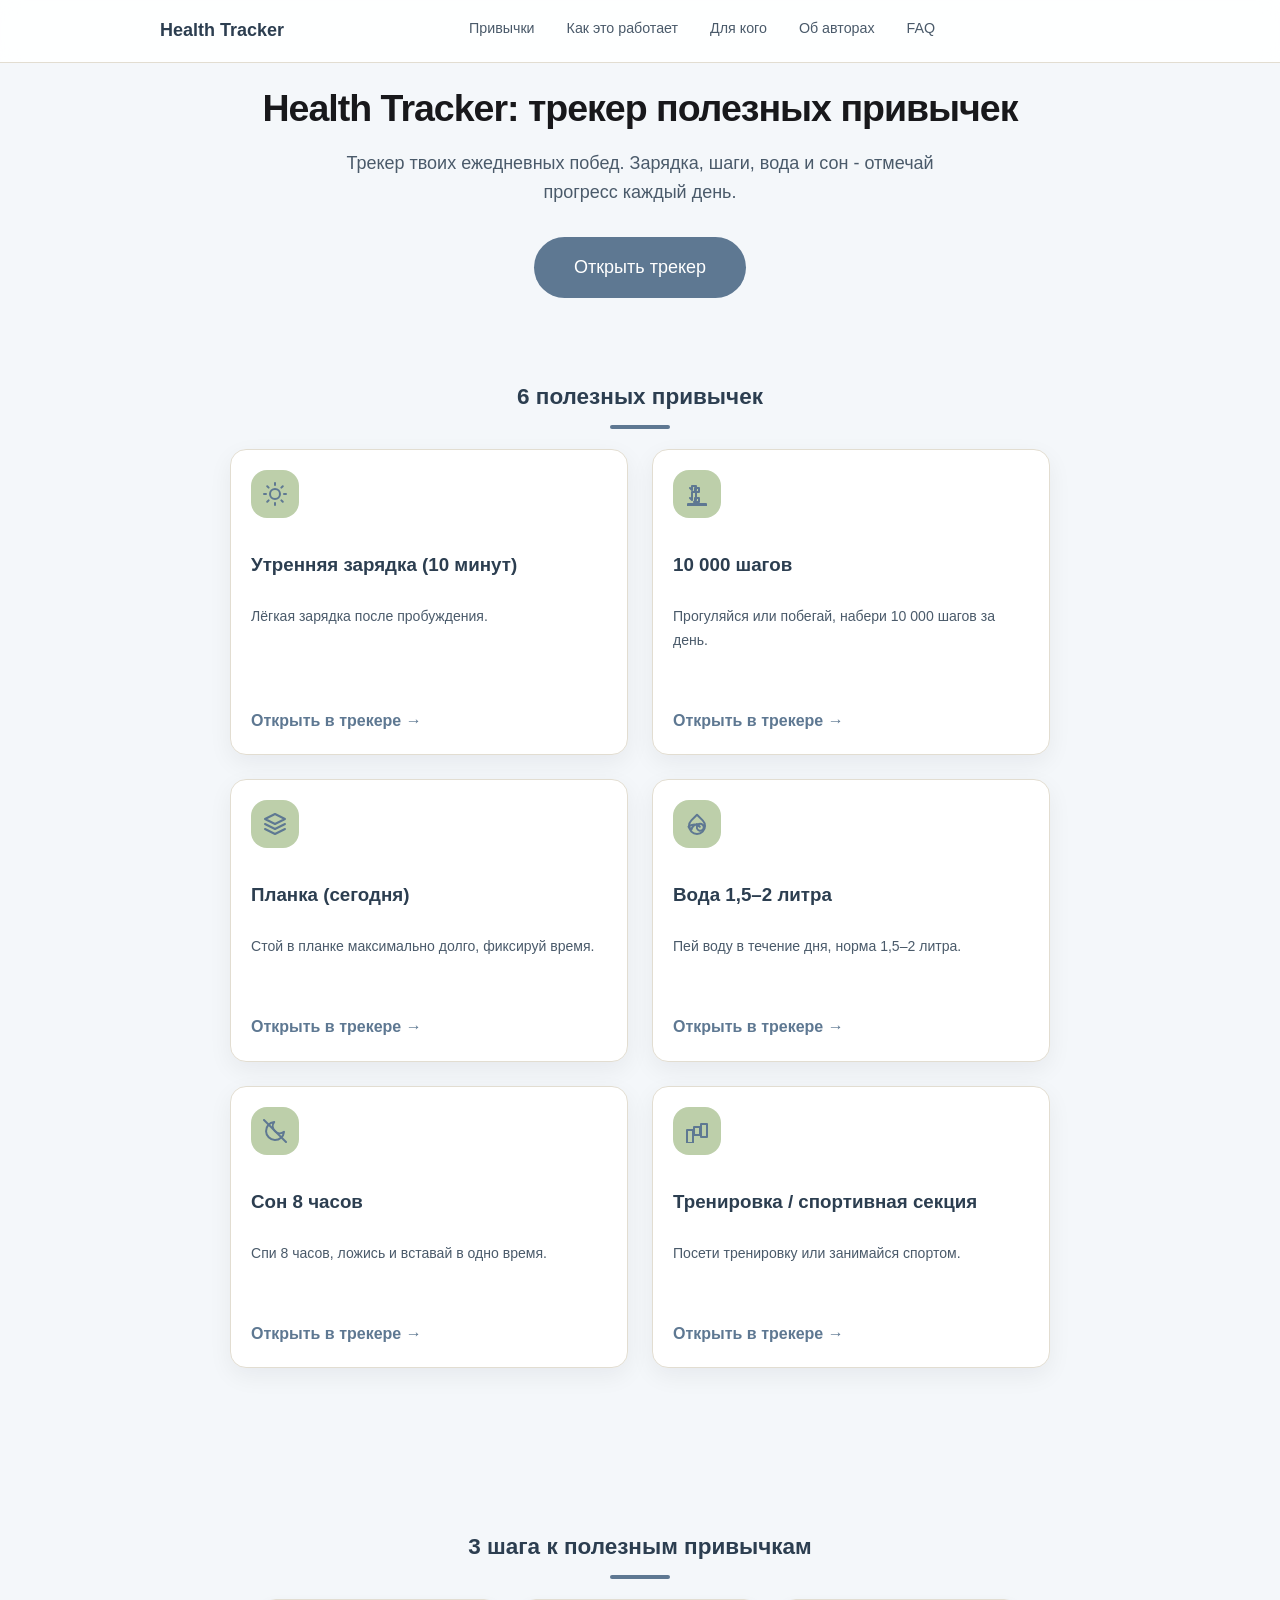
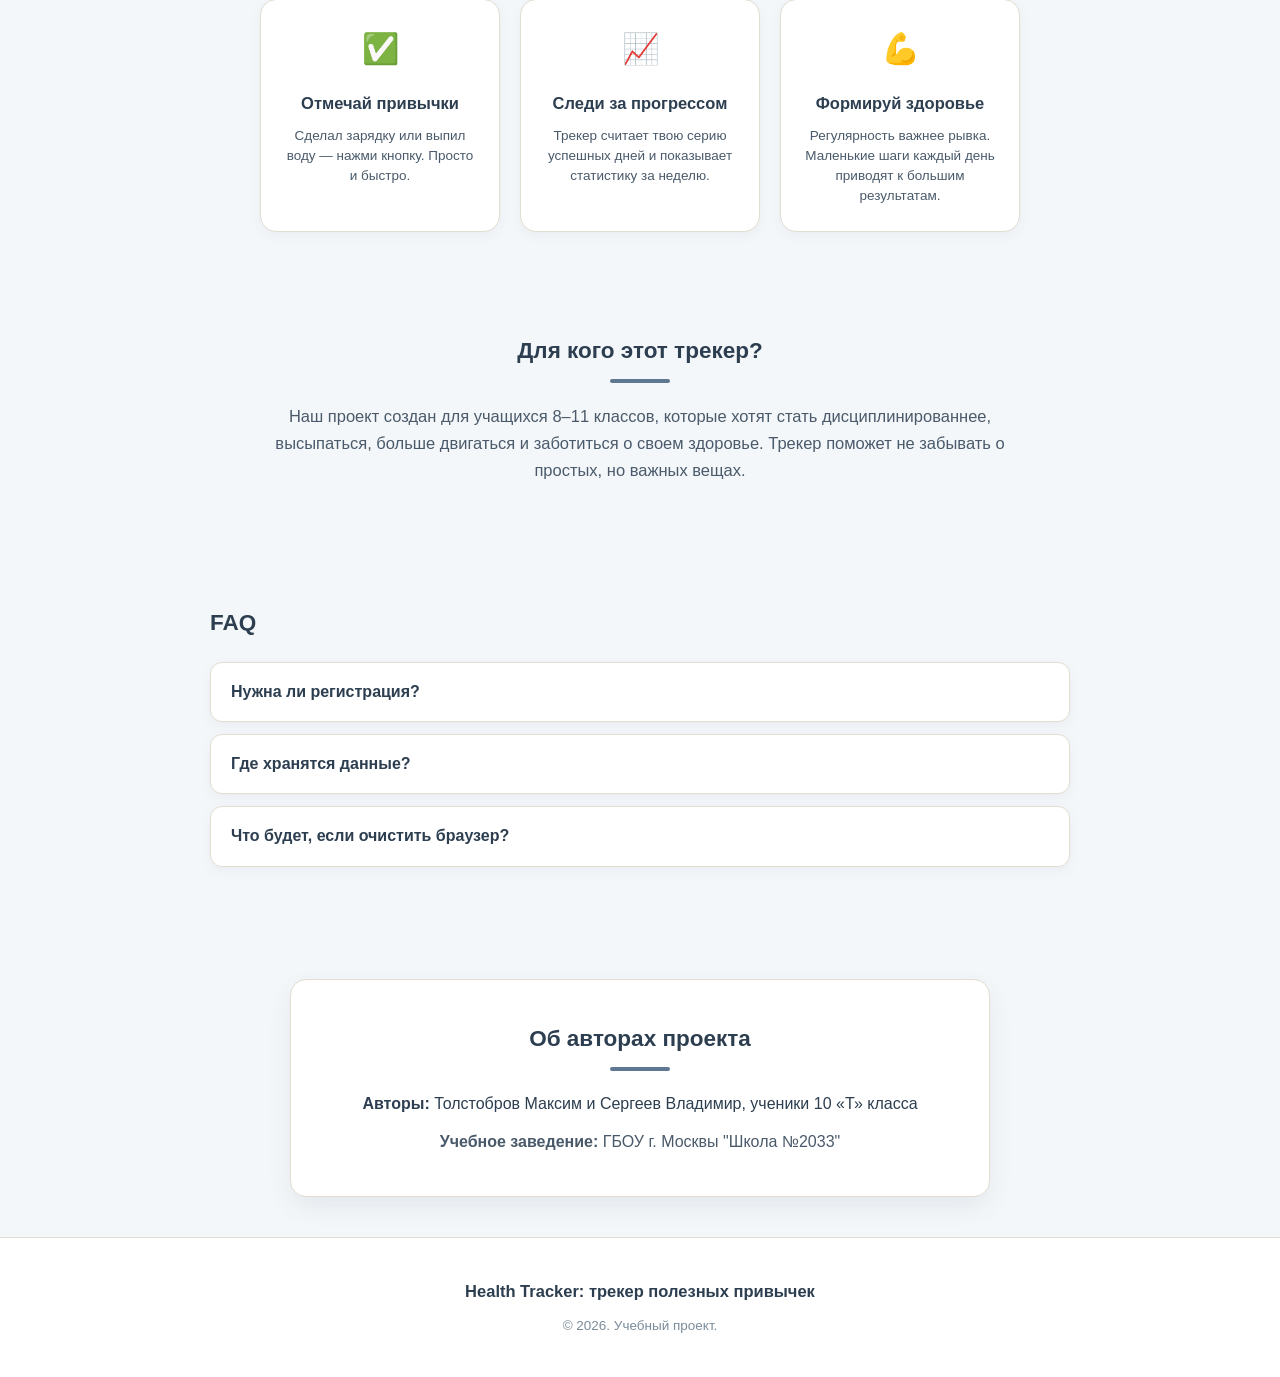
<file: index.html>
<!DOCTYPE html>
<html lang="ru">
<head>
<meta charset="UTF-8">
<meta name="viewport" content="width=device-width, initial-scale=1.0">
<title>Health Tracker: трекер полезных привычек</title>
<link rel="stylesheet" href="style.css">
</head>
<body>
<header class="site-header">
  <div class="header-container">
    <a href="#" class="logo">Health Tracker</a>
    <nav class="header-nav">
      <a href="#habits">Привычки</a>
      <a href="#how-it-works">Как это работает</a>
      <a href="#audience">Для кого</a>
      <a href="#authors">Об авторах</a>
      <a href="#faq">FAQ</a>
    </nav>
  </div>
</header>
<main class="landing">
<div class="hero-section" style="text-align: center; padding: 40px 20px;">
  <h1>Health Tracker: трекер полезных привычек</h1>
  <p class="subtitle">Трекер твоих ежедневных побед. Зарядка, шаги, вода и сон - отмечай прогресс каждый день.</p>
  <div style="margin-top: 30px;">
    <a href="app.html" class="btn btn-primary" style="font-size: 1.2rem; padding: 16px 40px;">Открыть трекер</a>
  </div>
</div>

<section class="block" id="habits">
  <h2 class="section-title">6 полезных привычек</h2>
  <div class="habits-grid" id="landing-habits"></div>
</section>

<section class="block" id="how-it-works">
  <h2 class="section-title">3 шага к полезным привычкам</h2>
  <div class="rules-grid">
    <div class="rule-card">
      <div class="rule-icon">✅</div>
      <h3>Отмечай привычки</h3>
      <p>Сделал зарядку или выпил воду — нажми кнопку. Просто и быстро.</p>
    </div>
    <div class="rule-card">
      <div class="rule-icon">📈</div>
      <h3>Следи за прогрессом</h3>
      <p>Трекер считает твою серию успешных дней и показывает статистику за неделю.</p>
    </div>
    <div class="rule-card">
      <div class="rule-icon">💪</div>
      <h3>Формируй здоровье</h3>
      <p>Регулярность важнее рывка. Маленькие шаги каждый день приводят к большим результатам.</p>
    </div>
  </div>
</section>

<section id="audience" class="block" style="text-align: center; padding: 40px 20px; max-width: 800px; margin: 0 auto;">
  <h2 class="section-title">Для кого этот трекер?</h2>
  <p style="color: var(--ink-soft); font-size: 1.1rem; margin-top: 20px;">Наш проект создан для учащихся 8–11 классов, которые хотят стать дисциплинированнее, высыпаться, больше двигаться и заботиться о своем здоровье. Трекер поможет не забывать о простых, но важных вещах.</p>
</section>

<section class="block faq" id="faq">
  <h2>FAQ</h2>
  <details>
    <summary>Нужна ли регистрация?</summary>
    <p>Нет. Регистрации и аккаунтов нет — открой трекер и начинай.</p>
  </details>
  <details>
    <summary>Где хранятся данные?</summary>
    <p>Только в твоём браузере (localStorage). Ничего не отправляется на сервер и не публикуется в интернет.</p>
  </details>
  <details>
    <summary>Что будет, если очистить браузер?</summary>
    <p>Данные удалятся, так как они хранятся локально. Синхронизации между устройствами и аккаунтов нет.</p>
  </details>
</section>

<section id="authors" class="block">
  <h2 class="section-title">Об авторах проекта</h2>
  <p style="margin-top: 20px;"><strong>Авторы:</strong> Толстобров Максим и Сергеев Владимир, ученики 10 «Т» класса</p>
  <p style="color: var(--ink-soft);"><strong>Учебное заведение:</strong> ГБОУ г. Москвы "Школа №2033"</p>
</section>

<footer style="text-align: center; padding: 40px 20px; border-top: 1px solid var(--line); margin-top: 0; background: #ffffff;"> <p style="margin: 0 0 10px 0; font-weight: 600; font-size: 1.1rem; color: var(--ink);">Health Tracker: трекер полезных привычек</p> <p style="margin: 0; font-size: 0.9rem; color: var(--muted);">© 2026. Учебный проект.</p> </footer>
</main>

<script>
const HABITS = [
  { id: 'morning', name: 'Утренняя зарядка (10 минут)', desc: 'Лёгкая зарядка после пробуждения.', icon: 'morning' },
  { id: 'steps', name: '10 000 шагов', desc: 'Прогуляйся или побегай, набери 10 000 шагов за день.', icon: 'steps' },
  { id: 'plank', name: 'Планка (сегодня)', desc: 'Стой в планке максимально долго, фиксируй время.', icon: 'plank' },
  { id: 'water', name: 'Вода 1,5–2 литра', desc: 'Пей воду в течение дня, норма 1,5–2 литра.', icon: 'water' },
  { id: 'sleep', name: 'Сон 8 часов', desc: 'Спи 8 часов, ложись и вставай в одно время.', icon: 'sleep' },
  { id: 'workout', name: 'Тренировка / спортивная секция', desc: 'Посети тренировку или занимайся спортом.', icon: 'workout' },
];
const ICONS = {
  morning: '<svg viewBox="0 0 24 24" aria-hidden="true"><circle cx="12" cy="12" r="5" fill="none" stroke="currentColor" stroke-width="2"/><path d="M12 1v2M12 21v2M4.22 4.22l1.42 1.42M18.36 18.36l1.42 1.42M1 12h2M21 12h2M4.22 19.78l1.42-1.42M18.36 5.64l1.42-1.42"/></svg>',
  steps: '<svg viewBox="0 0 24 24" aria-hidden="true"><path d="M5 6l2 2V4h4v4l-2 2M5 16l2 2v-8h4v8l-2 2M10 6h4v4h-4zM10 16h4v4h-4zM3 22h18v2H3z" fill="none" stroke="currentColor" stroke-width="2" stroke-linecap="round" stroke-linejoin="round"/></svg>',
  plank: '<svg viewBox="0 0 24 24" aria-hidden="true"><path d="M12 2L2 7l10 5 10-5-10-5zM2 17l10 5 10-5M2 12l10 5 10-5" fill="none" stroke="currentColor" stroke-width="2" stroke-linecap="round" stroke-linejoin="round"/></svg>',
  water: '<svg viewBox="0 0 24 24" aria-hidden="true"><path d="M12 2.69l5.66 5.66a8 8 0 1 1-11.31 0z" fill="none" stroke="currentColor" stroke-width="2" stroke-linecap="round" stroke-linejoin="round"/><path d="M12 12a8 8 0 0 0-5.66 5.66l-2.83-2.83a8 8 0 0 1 11.32 0zM12 16.5A3.5 3.5 0 1 0 16.5 12 3.5 3.5 0 0 0 12 16.5z" fill="none" stroke="currentColor" stroke-width="2" stroke-linecap="round" stroke-linejoin="round"/></svg>',
  sleep: '<svg viewBox="0 0 24 24" aria-hidden="true"><path d="M21 12.79A9 9 0 1 1 11.21 3 7 7 0 0 0 21 12.79z" fill="none" stroke="currentColor" stroke-width="2" stroke-linecap="round" stroke-linejoin="round"/><line x1="1" y1="1" x2="23" y2="23" fill="none" stroke="currentColor" stroke-width="2" stroke-linecap="round" stroke-linejoin="round"/></svg>',
  workout: '<svg viewBox="0 0 24 24" aria-hidden="true"><rect x="2" y="11" width="6" height="13" fill="none" stroke="currentColor" stroke-width="2" stroke-linecap="round" stroke-linejoin="round"/><rect x="16" y="5" width="6" height="13" fill="none" stroke="currentColor" stroke-width="2" stroke-linecap="round" stroke-linejoin="round"/><rect x="9" y="8" width="6" height="8" fill="none" stroke="currentColor" stroke-width="2" stroke-linecap="round" stroke-linejoin="round"/><path d="M9 16h6" fill="none" stroke="currentColor" stroke-width="2" stroke-linecap="round" stroke-linejoin="round"/></svg>',
};
const grid = document.getElementById('landing-habits');
HABITS.forEach(h => {
  const card = document.createElement('a');
  card.className = 'habit-card';
  card.href = 'app.html';
  const icon = document.createElement('div');
  icon.className = 'habit-icon';
  icon.innerHTML = ICONS[h.icon];
  const name = document.createElement('h3');
  name.className = 'habit-name';
  name.textContent = h.name;
  const desc = document.createElement('p');
  desc.className = 'habit-desc';
  desc.textContent = h.desc;
  const arrow = document.createElement('span');
  arrow.className = 'card-link';
  arrow.textContent = 'Открыть в трекере →';
  card.appendChild(icon);
  card.appendChild(name);
  card.appendChild(desc);
  card.appendChild(arrow);
  grid.appendChild(card);
});
</script>
</body>
</html>
</file>
<file: style.css>
:root {
/* Фоны */
--bg: #F0F4F8;
--surface: #FFFFFF;
--surface-2: #F8F6F0;

/* Текст */
--ink: #2C3E50;
--ink-soft: #4A5A6A;
--muted: #7A8B99;

/* Главный акцент (Шапка, основные кнопки) - Пыльно-голубой */
--primary: #5E7892;
--primary-hover: #4A607A;
--primary-soft: #E6EAF0;
--primary-soft-ink: #3A4B5C;

/* Успех / Выполнено - Шалфейный зеленый */
--success: #8E9E83;
--success-soft: #EFF3EB;
--success-soft-ink: #4A5A44;

/* Акценты (Иконки) - Светло-зеленый */
--accent: #BDCFAA;
--accent-ink: #5E7892;

/* Невыполненное состояние кнопки - Светло-голубой */
--btn-uncompleted: #A7B7C6;
--btn-uncompleted-hover: #92A5B6;

--line: #E2DDD1;
--line-strong: #D1CCC0;
--focus-ring: rgba(94, 120, 146, 0.35);

--shadow-sm: 0 4px 12px rgba(44, 62, 80, 0.05);
--shadow-md: 0 10px 25px rgba(44, 62, 80, 0.08);

--radius: 12px;
--radius-lg: 16px;
--radius-pill: 999px;

--font-sans: "Segoe UI", Roboto, "Helvetica Neue", Arial, sans-serif;
}

* {
  box-sizing: border-box;
}

html {
  font-size: 15px;
}

body {
  margin: 0;
  padding: 0;
  font-family: var(--font-sans);
  color: #2C3E50 !important;
  background-color: #F4F7FA !important;
  background-image: none !important;
  font-size: 16px;
  line-height: 1.65;
}

a {
  color: var(--primary);
  text-decoration: none;
}

a:hover {
  text-decoration: underline;
}

/* Общие блоки */
.block {
  padding: 60px 20px;
  max-width: 900px;
  margin: 0 auto;
}

/* Блок привычек — меньше отступа сверху, чтобы не было пустоты после Hero */
#habits {
  padding-top: 20px;
}

.block h2 {
  font-size: 1.5rem;
  font-weight: 600;
  margin: 0 0 20px 0;
}

.block p {
  margin: 0 0 20px 0;
}

.block ul {
  margin: 0 0 20px 0;
  padding-left: 20px;
}

/* Лендинг */
.landing-header {
  padding: 20px;
  text-align: center;
  background: var(--bg);
}

.landing-header h1 {
  margin: 0 0 16px 0;
  font-size: 3rem;
  font-weight: 800;
  letter-spacing: -0.5px;
  line-height: 1.1;
}

.subtitle {
  margin: 0 auto 30px auto;
  font-size: 1.2rem;
  color: var(--muted);
  max-width: 700px;
  line-height: 1.5;
}

.badge {
  display: inline-block;
  padding: 6px 12px;
  background: var(--primary-soft);
  color: var(--primary-soft-ink);
  border-radius: var(--radius-pill);
  font-size: 0.75rem;
  font-weight: 600;
  margin-bottom: 12px;
}

.stats {
  display: flex;
  gap: 8px;
  font-size: 0.75rem;
  color: var(--muted);
  margin-top: 20px;
  justify-content: center;
}

.stats span + span::before {
  content: '·';
  margin: 0 8px;
}

.habit-icon {
  width: 48px;
  height: 48px;
  border-radius: var(--radius-lg);
  background: var(--accent);
  color: var(--primary);
  display: flex;
  align-items: center;
  justify-content: center;
  margin-bottom: 16px;
}

.habit-icon svg {
  width: 24px;
  height: 24px;
  fill: none;
  stroke: currentColor;
  stroke-width: 2;
  stroke-linecap: round;
  stroke-linejoin: round;
}

.habit-name {
  margin: 0 0 8px 0;
  font-size: 1.25rem;
  font-weight: 600;
}

.habit-desc {
  margin: 0;
  font-size: 0.9375rem;
  color: var(--ink-soft);
}

.steps {
  margin: 0 0 20px 0;
  padding-left: 20px;
}

.steps li {
  margin-bottom: 8px;
}

.cta {
  padding: 48px 20px;
  text-align: center;
}

/* Кнопки */
.btn {
  display: inline-block;
  padding: 12px 24px;
  border: none;
  border-radius: var(--radius-pill);
  background: var(--primary);
  color: #ffffff;
  font-size: 1rem;
  font-weight: 500;
  cursor: pointer;
  min-height: 44px;
  min-width: 44px;
  font-family: inherit;
  transition: background 0.2s, transform 0.1s;
}

.btn:hover {
  background: var(--primary-hover);
  transform: translateY(-1px);
}

.btn:focus-visible {
  outline: 2px solid var(--focus-ring);
  outline-offset: 2px;
}

.btn:active {
  transform: translateY(1px);
}

.btn:disabled {
  opacity: 0.5;
  cursor: not-allowed;
}

.btn.primary,
.btn-primary {
  background: var(--primary);
  color: #ffffff;
  border-color: var(--primary);
}

.btn.ghost {
  background: transparent;
  border: 1px solid var(--line);
  color: var(--ink-soft);
}

.btn.ghost:hover {
  background: var(--surface-2);
  border-color: var(--line-strong);
}

/* Трекер */
.app-container {
  max-width: 1100px;
  margin: 0 auto;
  padding: 20px;
}

.app-header {
  padding: 20px;
  border-bottom: 1px solid var(--line);
  background: var(--surface);
}

.app-header-top {
  display: flex;
  justify-content: space-between;
  align-items: center;
  margin-bottom: 12px;
}

.app-header-top p {
  margin: 0;
  font-size: 1rem;
  font-weight: 600;
}

.progress-bar {
  width: 100%;
  height: 12px;
  background: var(--surface-2);
  border-radius: var(--radius-pill);
  overflow: hidden;
  margin-bottom: 32px;
}

.progress-bar__fill {
  height: 100%;
  background: var(--success);
  width: 0%;
  transition: width 0.2s ease;
}

.stats-container {
  background: var(--surface);
  border-radius: var(--radius-lg);
  padding: 24px;
  margin-bottom: 24px;
  border: 1px solid var(--line);
  box-shadow: var(--shadow-sm);
}

.stats-container h2 {
  color: var(--ink);
  font-size: 1.2rem;
  margin-top: 0;
  margin-bottom: 16px;
  text-align: center;
}

.corrupt-box {
  padding: 20px;
  border: 1px solid var(--line);
  background: var(--surface-2);
  color: var(--ink);
  text-align: center;
  border-radius: var(--radius);
}

.empty-state {
  text-align: center;
  padding: 20px;
  color: var(--muted);
}

.empty-state p {
  font-size: 0.95rem;
  margin: 0;
}

/* Подсказка при первом запуске */
.hint {
  text-align: center;
  padding: 24px 20px;
  background: var(--primary-soft);
  color: var(--primary-soft-ink);
  border-radius: var(--radius);
  border: 1px solid var(--primary);
  margin-bottom: 24px;
}

.hint p {
  margin: 0 0 12px 0;
  font-size: 0.9375rem;
  font-weight: 500;
}

.hint button {
  background: var(--primary);
  color: #ffffff;
  border: none;
  border-radius: var(--radius-pill);
  padding: 10px 20px;
  font-size: 0.9375rem;
  font-weight: 500;
  cursor: pointer;
  min-height: 44px;
  font-family: inherit;
}

.hint button:hover {
  background: var(--primary-hover);
}

.hint button:focus-visible {
  outline: 2px solid var(--focus-ring);
  outline-offset: 2px;
}

/* Переключатель «Сегодня» */
.toggle-btn {
align-self: flex-start;
padding: 10px 20px;
border: 1px solid #CBD5E1;
border-radius: var(--radius);
background: #F1F5F9;
color: #64748B;
box-shadow: none;
font-size: 0.95rem;
font-weight: 600;
cursor: pointer;
transition: all 0.2s ease;
}

.toggle-btn:focus-visible {
  outline: 2px solid var(--focus-ring);
  outline-offset: 2px;
}

.toggle-btn:active {
  transform: translateY(1px);
}

.toggle-btn:disabled {
  opacity: 0.5;
  cursor: not-allowed;
}

.toggle-btn[aria-pressed="true"] {
background: var(--success) !important;
color: #ffffff !important;
border-color: var(--success) !important;
font-weight: 700; /* Жирный текст */
}

/* Статистика и streak */
.streak {
  font-size: 0.9375rem;
  font-weight: 600;
  color: var(--ink);
}

.streak-badge {
  display: inline-flex;
  align-items: center;
  gap: 4px;
  padding: 4px 12px;
  background: var(--accent-soft);
  color: var(--accent-ink);
  border-radius: var(--radius-pill);
  font-size: 0.75rem;
  font-weight: 600;
}

/* Полоска недели */
.week {
  display: flex;
  flex-direction: column;
  gap: 8px;
}

.week-label {
  font-size: 0.75rem;
  color: var(--muted);
}

.strip {
  display: flex;
  gap: 8px;
}

.day-square {
  width: 30px;
  height: 30px;
  border: 1px solid var(--line);
  border-radius: 8px;
  background: var(--surface-2);
}

.day-square.done {
  background: var(--success);
  border-color: var(--success-soft-ink);
}

/* Кнопка сброса */
.reset-btn {
  align-self: flex-start;
  padding: 10px 14px;
  border: 1px solid var(--line);
  border-radius: var(--radius);
  background: transparent;
  color: var(--muted);
  font-size: 0.8125rem;
  cursor: pointer;
  min-height: 44px;
  font-family: inherit;
  transition: border-color 0.2s, color 0.2s, background 0.2s;
}

.reset-btn:hover,
.reset-btn:focus-visible {
  border-color: var(--primary);
  color: var(--primary);
  background: var(--primary-soft);
}

.reset-btn:focus-visible {
  outline: 2px solid var(--focus-ring);
  outline-offset: 2px;
}

.reset-btn:active {
  transform: translateY(1px);
}

/* Карточка в состоянии выполнено */
.card-done {
/* Делаем полную зеленую рамку */
border: 2px solid var(--success) !important;
/ Добавляем очень легкий зеленоватый фон, чтобы карточка выделялась */
background-color: #F7FAF5 !important;
/ Добавляем зеленую тень для объема */
box-shadow: 0 4px 15px rgba(142, 158, 131, 0.2) !important;
transform: translateY(-2px); / Слегка приподнимаем карточку */
}

.card-footer {
  display: flex;
  justify-content: space-between;
  align-items: center;
  margin-top: 8px;
}

/* Анимация карточек */
@keyframes cardAppear {
  to {
    opacity: 1;
    transform: translateY(0);
  }
}

.habit-card {
  animation: cardAppear 0.2s ease forwards;
  opacity: 0;
  transform: translateY(4px);
}

@media (prefers-reduced-motion: reduce) {
  .habit-card {
    animation: none !important;
    opacity: 1 !important;
    transform: none !important;
  }
}

.rules-grid {
  display: grid;
  grid-template-columns: repeat(auto-fit, minmax(220px, 1fr));
  gap: 20px;
  max-width: 800px;
  margin: 0 auto;
  padding: 0 20px;
}

.rule-card {
  background: var(--surface);
  border: 1px solid var(--line);
  border-radius: var(--radius-lg);
  padding: 24px;
  text-align: center;
  box-shadow: var(--shadow-sm);
  transition: transform 0.2s ease;
}

.rule-card:hover {
  transform: translateY(-3px);
}

.rule-icon {
  font-size: 2rem;
  margin-bottom: 12px;
}

.rule-card h3 {
  font-size: 1.1rem;
  margin-bottom: 8px;
  color: var(--ink);
}

.rule-card p {
  font-size: 0.9rem;
  color: var(--ink-soft);
  margin: 0;
  line-height: 1.5;
}

.hero-section {
  background: transparent;
  border: none;
  box-shadow: none;
  border-radius: 0;
  max-width: 800px;
  margin: 0 auto 20px auto;
  padding: 60px 20px 20px 20px;
  text-align: center;
}

.hero-section h1 {
  font-size: 2.5rem;
  font-weight: 800;
  line-height: 1.1;
  letter-spacing: -1px;
  color: #18181b;
  margin-bottom: 20px;
  white-space: nowrap;
}

.hero-section .subtitle {
  font-size: 1.2rem;
  color: var(--ink-soft);
  max-width: 650px;
  margin: 0 auto;
  line-height: 1.6;
}

.section-title {
  font-size: 1.8rem;
  font-weight: 700;
  text-align: center;
  margin: 40px auto 30px auto;
  position: relative;
}

.section-title::after {
  content: "";
  display: block;
  width: 60px;
  height: 4px;
  background: var(--primary);
  margin: 10px auto 0 auto;
  border-radius: 2px;
}

.card-link {
  margin-top: auto;
  display: inline-block;
  padding-top: 16px;
  font-weight: 600;
  color: var(--primary);
  text-decoration: none;
}

main, .landing, .hero-section {
  margin-top: 0 !important;
  padding-top: 0 !important;
}

.habits-grid {
  display: grid;
  grid-template-columns: repeat(2, 1fr);
  gap: 24px;
  max-width: 900px;
  margin: 0 auto 40px auto;
  padding: 0 20px;
}

.habit-card {
  border: 1px solid var(--line);
  border-radius: var(--radius-lg);
  padding: 20px;
  background: var(--surface);
  box-shadow: 0 8px 24px rgba(15, 23, 42, 0.06);
  display: flex;
  flex-direction: column;
  gap: 16px;
  height: 100%;
  cursor: pointer;
  text-decoration: none;
  color: inherit;
  transition: all 0.2s ease;
}

.card-link {
  margin-top: auto !important;
  padding-top: 20px !important;
  display: inline-block;
}

/* FAQ карточки */
details {
  background: #ffffff;
  border: 1px solid var(--line);
  border-radius: var(--radius);
  padding: 16px 20px;
  margin-bottom: 12px;
  cursor: pointer;
  box-shadow: var(--shadow-sm);
}

details summary {
  font-weight: 600;
  color: var(--ink);
  list-style: none;
}

details summary::-webkit-details-marker {
  display: none;
}

details[open] summary {
  margin-bottom: 12px;
  color: var(--primary);
}

details p {
  margin: 0;
  color: var(--ink-soft);
  font-size: 0.95rem;
}

/* Адаптивность */
@media (max-width: 480px) {
  .habits-grid {
    grid-template-columns: 1fr;
    padding: 12px;
  }
  .habit-card {
    padding: 16px;
  }
  .toggle-btn,
  .reset-btn,
  .btn {
    min-height: 48px;
    width: 100%;
    text-align: center;
  }
  .day-square {
    width: 26px;
    height: 26px;
  }
  .sixty-six__digit {
    font-size: 2.5rem;
  }
}

html {
  scroll-behavior: smooth;
}

.site-header {
  position: sticky;
  top: 0;
  z-index: 100;
  background: rgba(255, 255, 255, 0.9) !important;
  backdrop-filter: blur(10px);
  border-bottom: 1px solid var(--line);
}

.header-container {
  max-width: 1000px;
  margin: 0 auto;
  padding: 16px 20px;
  display: flex;
  justify-content: space-between;
  align-items: center;
}

.logo {
  font-size: 1.2rem;
  font-weight: 800;
  color: var(--ink);
  text-decoration: none;
}

.header-nav {
  display: flex;
  flex: 1;
  justify-content: center;
  gap: 32px;
}

.header-nav a {
  position: relative;
  padding-bottom: 4px;
  font-size: 0.95rem;
  font-weight: 500;
  color: var(--ink-soft);
  text-decoration: none;
  transition: color 0.2s;
}

.header-nav a::after {
  content: '';
  position: absolute;
  width: 0;
  height: 2px;
  bottom: 0;
  left: 0;
  background-color: var(--primary);
  transition: width 0.3s ease;
}

.header-nav a:hover::after {
  width: 100%;
}

.header-nav a:hover {
  color: var(--primary);
}

.header-btn {
  padding: 10px 20px !important;
  font-size: 0.95rem !important;
}

@media (max-width: 768px) {
  .header-nav { display: none; }
  .header-container { justify-content: space-between; }
}

#authors {
  max-width: 700px;
  margin: 40px auto;
  background: #ffffff;
  padding: 40px;
  border-radius: var(--radius-lg);
  box-shadow: var(--shadow-md);
  text-align: center;
  border: 1px solid var(--line);
}

#authors p {
  margin-bottom: 12px;
}

#authors p:last-child {
  margin-bottom: 0;
}

/* Отступ при прокрутке к якорям, чтобы шапка не перекрывала контент */
#habits,
#how-it-works,
#audience,
#authors,
#faq {
  scroll-margin-top: 100px;
}

/* Для мобильных устройств отступ можно сделать чуть меньше */
@media (max-width: 768px) {
  #habits,
  #how-it-works,
  #audience,
  #authors,
  #faq {
    scroll-margin-top: 80px;
  }
}

/* Мобильная шапка */
@media (max-width: 768px) {
  .header-container {
    flex-direction: column !important;
    gap: 12px !important;
    padding: 16px !important;
  }
  .header-nav {
    display: none !important;
  }
  .header-btn {
    width: 100% !important;
    text-align: center;
  }
}

/* Главный экран на мобильных */
@media (max-width: 768px) {
  .hero-section h1 {
    font-size: 2rem !important;
  }
  .hero-section .subtitle {
    font-size: 1rem !important;
  }
}

/* Кнопки на мобильных */
@media (max-width: 768px) {
  .btn-primary {
    padding: 12px 24px !important;
    font-size: 1rem !important;
    max-width: 300px;
    margin: 0 auto;
    display: block;
  }
}

@media (max-width: 768px) {
  .hero-section h1 {
    white-space: normal !important;
    font-size: 1.8rem !important;
    line-height: 1.2 !important;
  }
}

/* Карточки привычек на телефоне */
@media (max-width: 768px) {
  .habits-grid {
    grid-template-columns: 1fr !important;
    padding: 0 16px !important;
  }
  .habit-card {
    padding: 20px !important;
  }
  .toggle-btn {
    width: 100% !important;
    justify-content: center;
    text-align: center;
  }
}
</file>
